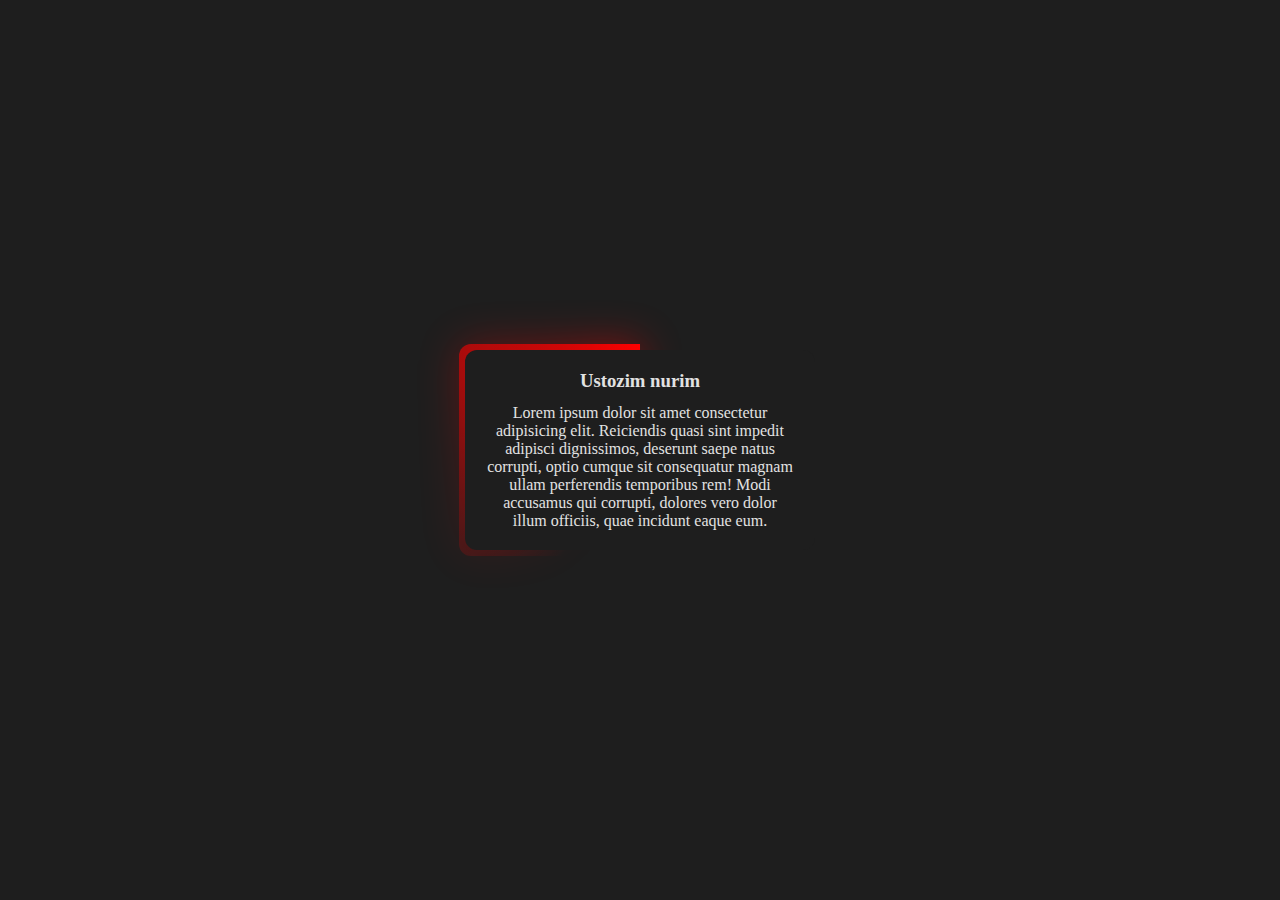
<file: card-ui/index.html>
<!DOCTYPE html>
<html lang="en">
  <head>
    <meta charset="UTF-8" />
    <meta name="viewport" content="width=device-width, initial-scale=1.0" />
    <title>Document</title>
    <link rel="stylesheet" href="style.css" />
  </head>
  <body>
    <div class="box">
      <h3>Ustozim nurim</h3>
      <p>
        Lorem ipsum dolor sit amet consectetur adipisicing elit. Reiciendis
        quasi sint impedit adipisci dignissimos, deserunt saepe natus corrupti,
        optio cumque sit consequatur magnam ullam perferendis temporibus rem!
        Modi accusamus qui corrupti, dolores vero dolor illum officiis, quae
        incidunt eaque eum.
      </p>
    </div>
  </body>
</html>
</file>
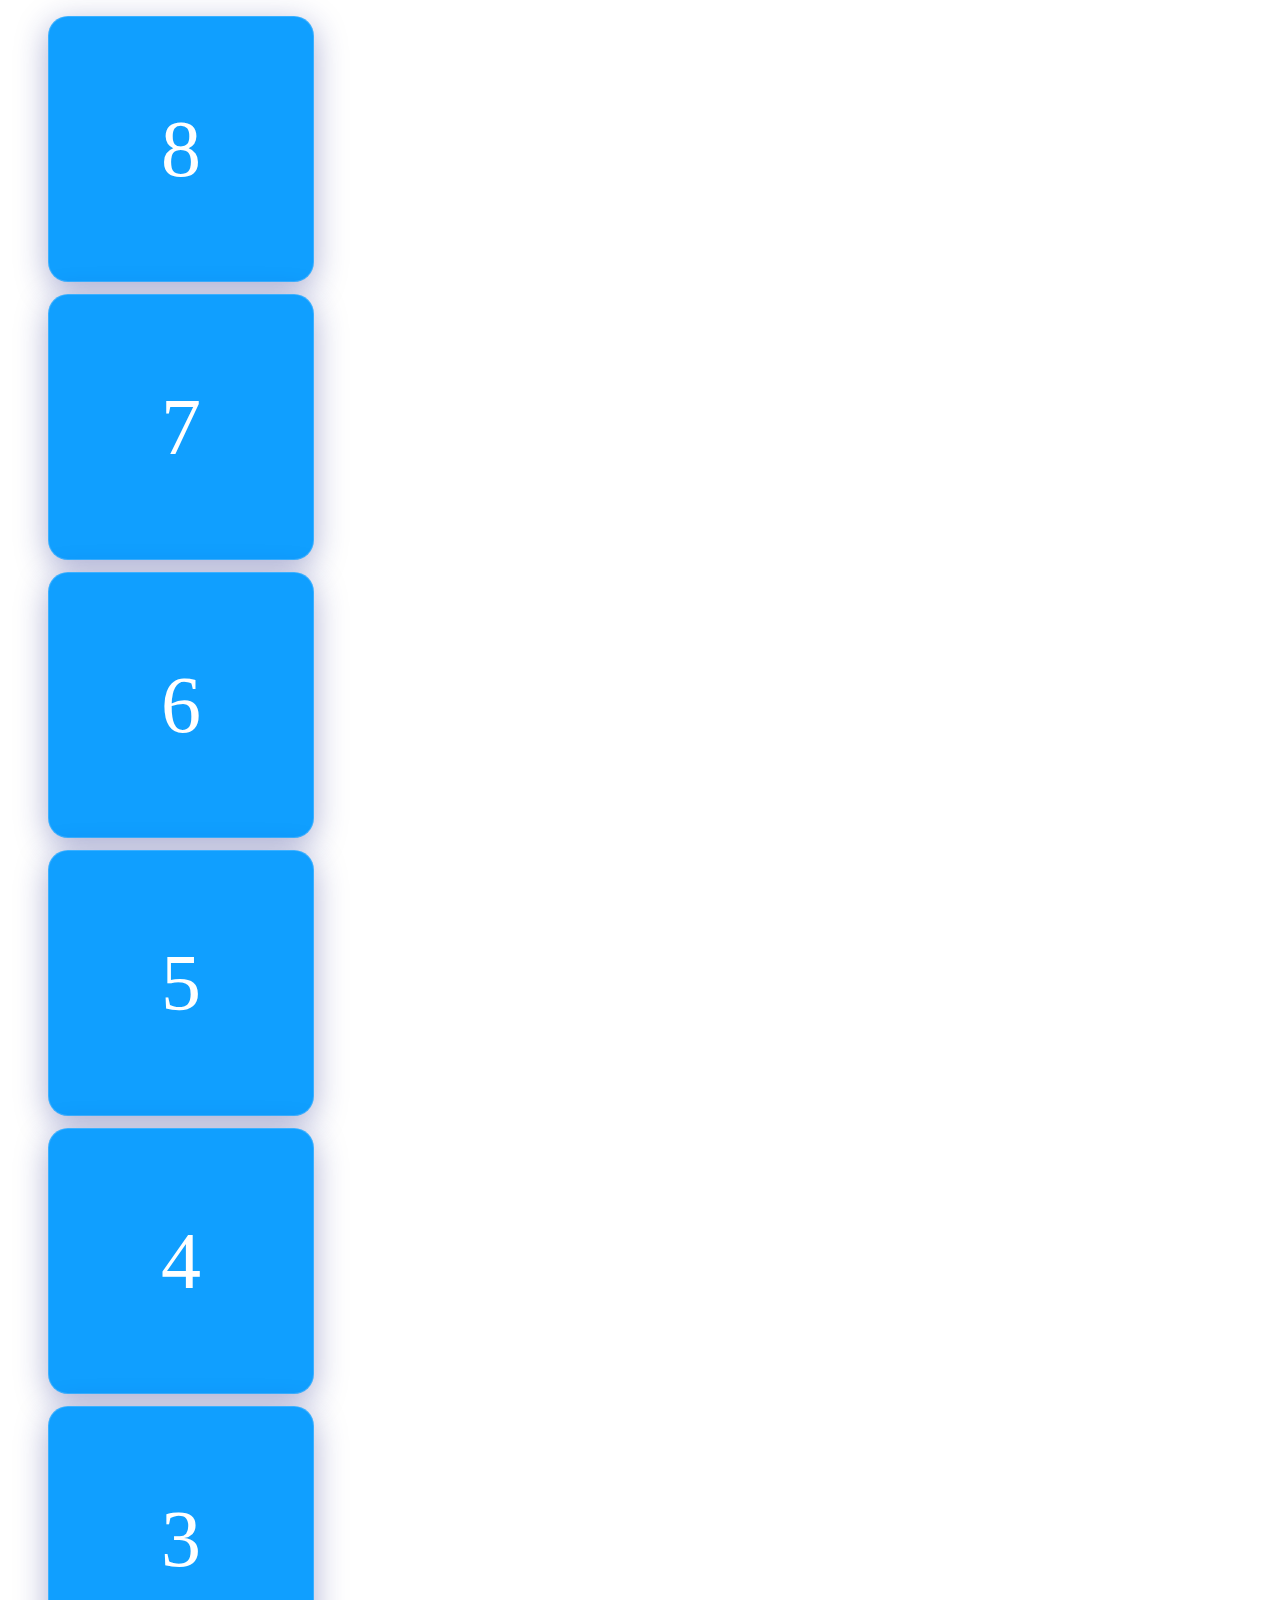
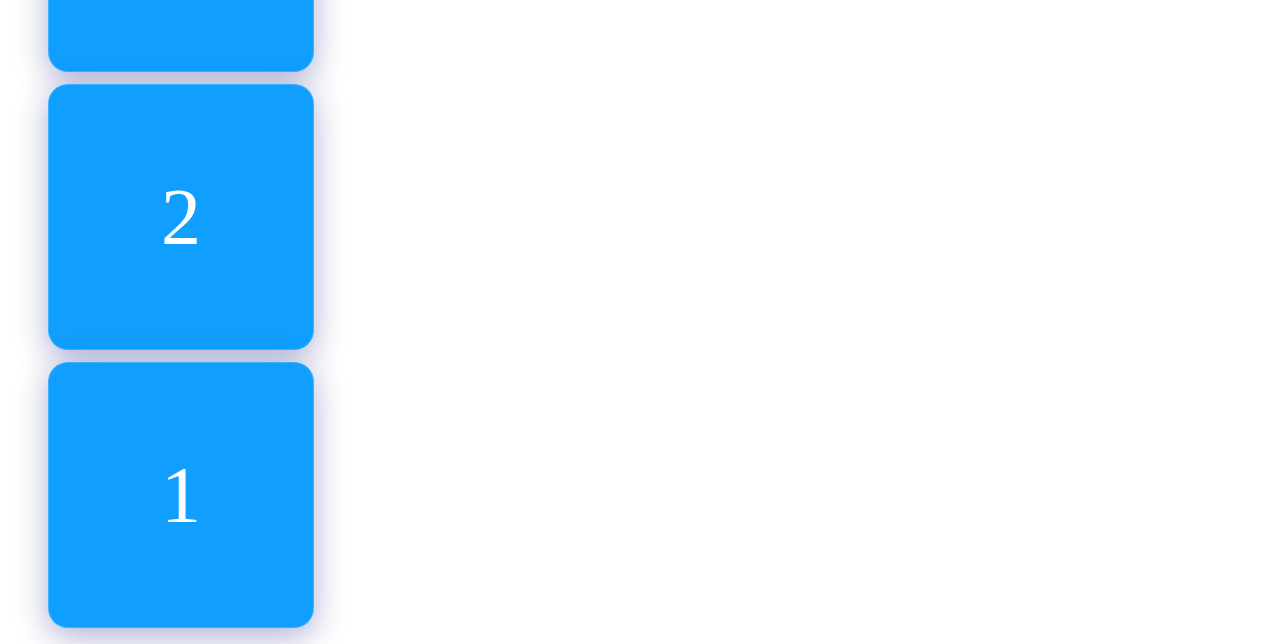
<file: flex/index.html>
<!DOCTYPE html>
<html lang="en">

<head>
    <meta charset="UTF-8">
    <meta name="viewport" content="width=device-width, initial-scale=1.0">
    <title>Flex</title>
    <link rel="stylesheet" href="style.css">
</head>

<body>

    <ul class="list">
        <li class="item">1</li>
        <li class="item">2</li>
        <li class="item">3</li>
        <li class="item">4</li>
        <li class="item">5</li>
        <li class="item">6</li>
        <li class="item">7</li>
        <li class="item">8</li>
    </ul>

</body>

</html>
</file>
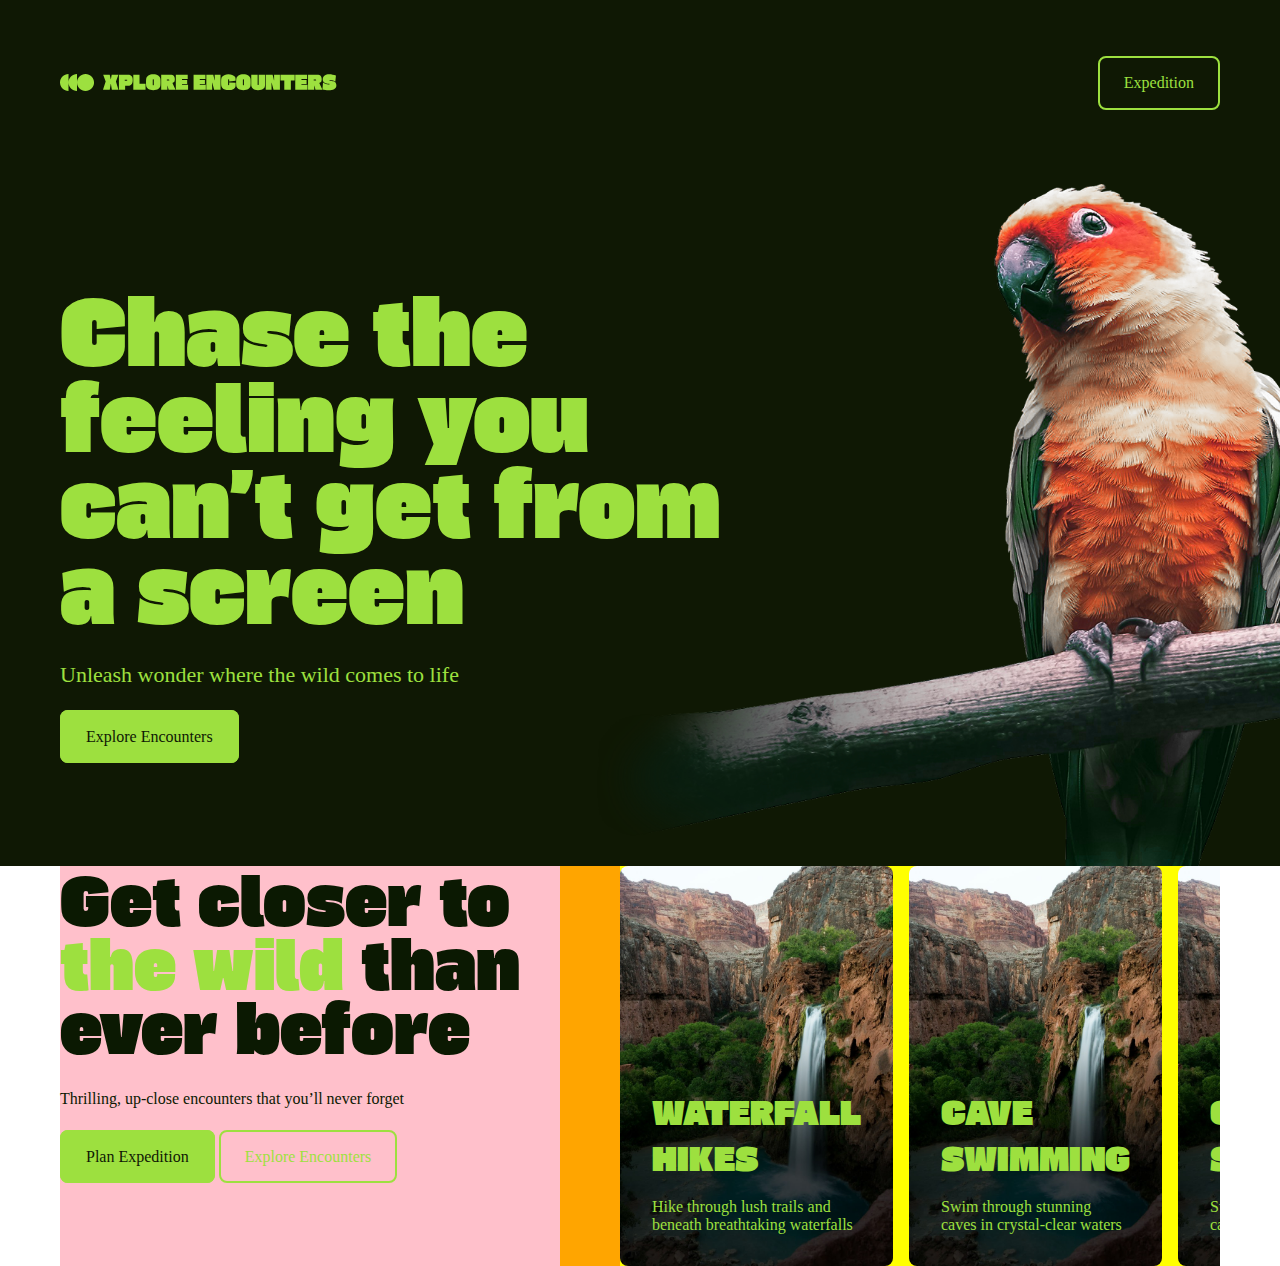
<file: toti-sayti/index.html>
<!DOCTYPE html>
<html lang="en">

<head>
  <meta charset="UTF-8" />
  <meta name="viewport" content="width=device-width, initial-scale=1.0" />
  <title>Birds</title>

  <!-- css link -->
  <link rel="stylesheet" href="./style.css" />

  <!-- (gasoek font link) -->
  <link rel="preconnect" href="https://fonts.googleapis.com" />
  <link rel="preconnect" href="https://fonts.gstatic.com" crossorigin />
  <link href="https://fonts.googleapis.com/css2?family=Gasoek+One&display=swap" rel="stylesheet" />

  <!-- archive font link -->
  <link rel="preconnect" href="https://fonts.googleapis.com" />
  <link rel="preconnect" href="https://fonts.gstatic.com" crossorigin />
  <link href="https://fonts.googleapis.com/css2?family=Archivo+Black&display=swap" rel="stylesheet" />
</head>

<body>
  <header class="header">
    <div class="container">
      <div class="header__wrapper">
        <!-- logo -->
        <img class="header__logo" src="./src/logo.svg" alt="" />
        <a class="btn btn-border" href="">Expedition</a>
      </div>
    </div>
  </header>

  <main>
    <section class="hero">
      <div class="container">
        <div class="hero__info">
          <h1 class="hero__title">
            Chase the feeling you can’t get from a screen
          </h1>

          <p class="hero__text">
            Unleash wonder where the wild comes to life
          </p>

          <a href="" class="btn">Explore Encounters</a>
        </div>
      </div>
    </section>

    <section class="discover">
      <div class="container">
        <div class="discover__wrapper">

          <div class="discover__info">
            <h2 class="discover__title">
              Get closer to <span class="discover__title-colored">the wild</span> than ever before
            </h2>
            <p class="discover__text">
              Thrilling, up-close encounters that you’ll never forget
            </p>

            <a href="#" class="btn">Plan Expedition</a>
            <a href="#" class="btn btn-border">Explore Encounters</a>
          </div>

          <ul class="discover__list">
            <li class="discover__item">
              <h3 class="discover__subtitle">Waterfall <br> Hikes</h3>
              <p class="discover__subtext">
                Hike through lush trails and beneath breathtaking waterfalls
              </p>
            </li>
            <li class="discover__item">
              <h3 class="discover__subtitle">Cave <br> Swimming</h3>
              <p class="discover__subtext">
                Swim through stunning caves in crystal-clear waters
              </p>
            </li>

            <li class="discover__item">
              <h3 class="discover__subtitle">Cave <br> Swimming</h3>
              <p class="discover__subtext">
                Swim through stunning caves in crystal-clear waters
              </p>
            </li>

            <li class="discover__item">
              <h3 class="discover__subtitle">Cave <br> Swimming</h3>
              <p class="discover__subtext">
                Swim through stunning caves in crystal-clear waters
              </p>
            </li>

            
          </ul>

        </div>
      </div>
    </section>
  </main>
</body>

</html>
</file>
<file: card-ui/style.css>
* {
  padding: 0;
  margin: 0;
  box-sizing: border-box;
}

body {
  display: flex;
  align-items: center;
  justify-content: center;
  height: 100vh;

  background-color: #1e1e1e;
}

.box {
  width: 350px;
  padding: 20px;

  text-align: center;
  border-radius: 12px;

  position: relative;

  color: #e2e2e2;
  background-color: #1e1e1e;
}

h3 {
  margin-bottom: 12px;
}

@property --aylana {
  syntax: "<angle>";
  initial-value: 0deg;
  inherits: false;
}

.box::after,
.box:before {
  --aylana: 0deg;

  content: "";

  width: 100%;
  height: 100%;

  position: absolute;
  top: 50%;
  left: 50%;
  transform: translate(-50%, -50%);
  z-index: -1;

  padding: 6px;
  border-radius: 12px;
  /* hello */
  background-image: conic-gradient(from var(--aylana), transparent 60%, red);
  animation: rangAnimatsiyasi 0.3s linear infinite;
}

@keyframes rangAnimatsiyasi {
  from {
    --aylana: 0deg;
  }
  to {
    --aylana: 360deg;
  }
}

.box::before {
  filter: blur(20px);
  opacity: 0.5;
}
</file>
<file: flex/style.css>
.list {
  display: flex;
  flex-direction: column-reverse;
  gap: 12px;

  list-style: none;
}

.item {
  width: 200px;
  height: 200px;

  font-size: 80px;
  text-align: center;
  align-content: center;

  padding: 2rem;
  border-radius: 20px;

  color: #ffffff;
  border: 1px solid rgba(255, 255, 255, 0.18);
  background: #109fff;
  box-shadow: 0 8px 32px 0 rgba(31, 38, 135, 0.37);
}
</file>
<file: toti-sayti/style.css>
* {
  padding: 0;
  margin: 0;
  box-sizing: border-box;
}

.header {
  /* yuqori tomondan bo'sh joy */
  padding-top: 56px;

  /* pastki tomondan bo'sh joy */
  padding-bottom: 56px;
  background-color: #0f1804;
}

.container {
  max-width: 1200px;
  padding-left: 20px;
  padding-right: 20px;
  margin: 0 auto;
}

.header__wrapper {
  display: flex;
  justify-content: space-between;
}

.btn {
  padding: 16px 24px;
  border-radius: 8px;
  color: #9de03f;
  border: 2px solid #9de03f;
  text-decoration: none;
}

/* • hero style • */

.hero {
  background-image: url("./src/toti.png");
  background-repeat: no-repeat;
  padding-top: 120px;
  padding-bottom: 120px;

  background-position: calc(50% + 406px) calc(50% + 200px);
  background-size: 900px;

  background-color: #0f1804;
}

.hero__info {
  width: 700px;
}

.hero__title {
  color: #9de03f;
  font-size: 86px;
  font-weight: 500;
  line-height: 100%;
  margin-bottom: 32px;
  font-family: "Gasoek One", sans-serif;
}

.hero__text {
  font-size: 22px;
  color: #9de03f;
  font-weight: normal;
  margin-bottom: 40px;
}

.btn {
  color: #0f1804;
  background-color: #9de03f;
  padding: 16px 24px;
  border-radius: 8px;

  /* (ahrefning ostidagi chiziqni yo'qotish) */
  text-decoration: none;
}

.btn-border {
  color: #9de03f;
  border: 2px solid #9de03f;
  background-color: transparent;
}

/* • hero style end • */

/* • discover style  • */

.discover__wrapper {
  display: flex;
  justify-content: space-between;
  background-color: orange;
}

.discover__info {
  width: 500px;
  background-color: pink;
}

.discover__title {
  font-size: 64px;
  font-weight: 500;
  line-height: 100%;
  color: #0b1902;
  font-family: "Gasoek One", sans-serif;
}

.discover__title-colored {
  color: #9de03f;
}

.discover__text {
  font-size: 16px;
  letter-spacing: 0%;
  color: #0b1902;

  margin-top: 32px;
  margin-bottom: 40px;
}

.discover__list {
  width: 600px;
  display: flex;
  gap: 16px;

  /* ulning nuqtasini yoqotish */
  list-style: none;

  background-color: yellow;

  overflow-x: scroll;
  scroll-behavior: smooth;
}

::-webkit-scrollbar-track {
  border: 2px solid red;
  background-color: #9de03f;
}

.discover__item {
  width: 350px;
  height: 400px;
  background-color: wheat;

  background-image: url("./src/sharshara.jpg");
  background-size: cover;
  background-position: center;

  align-content: end;

  padding-left: 32px;
  padding-right: 32px;
  padding-bottom: 32px;

  border-radius: 8px;
}

.discover__subtitle {
  font-size: 32px;
  color: #9de03f;
  font-family: "Gasoek One", sans-serif;
  font-weight: 500;

  /* matnlarni katta harfda chiqarish */
  text-transform: uppercase;
  margin-bottom: 18px;
}

.discover__subtext {
  color: #9de03f;
  font-size: 16px;
}

/* • hero style end • */
</file>
